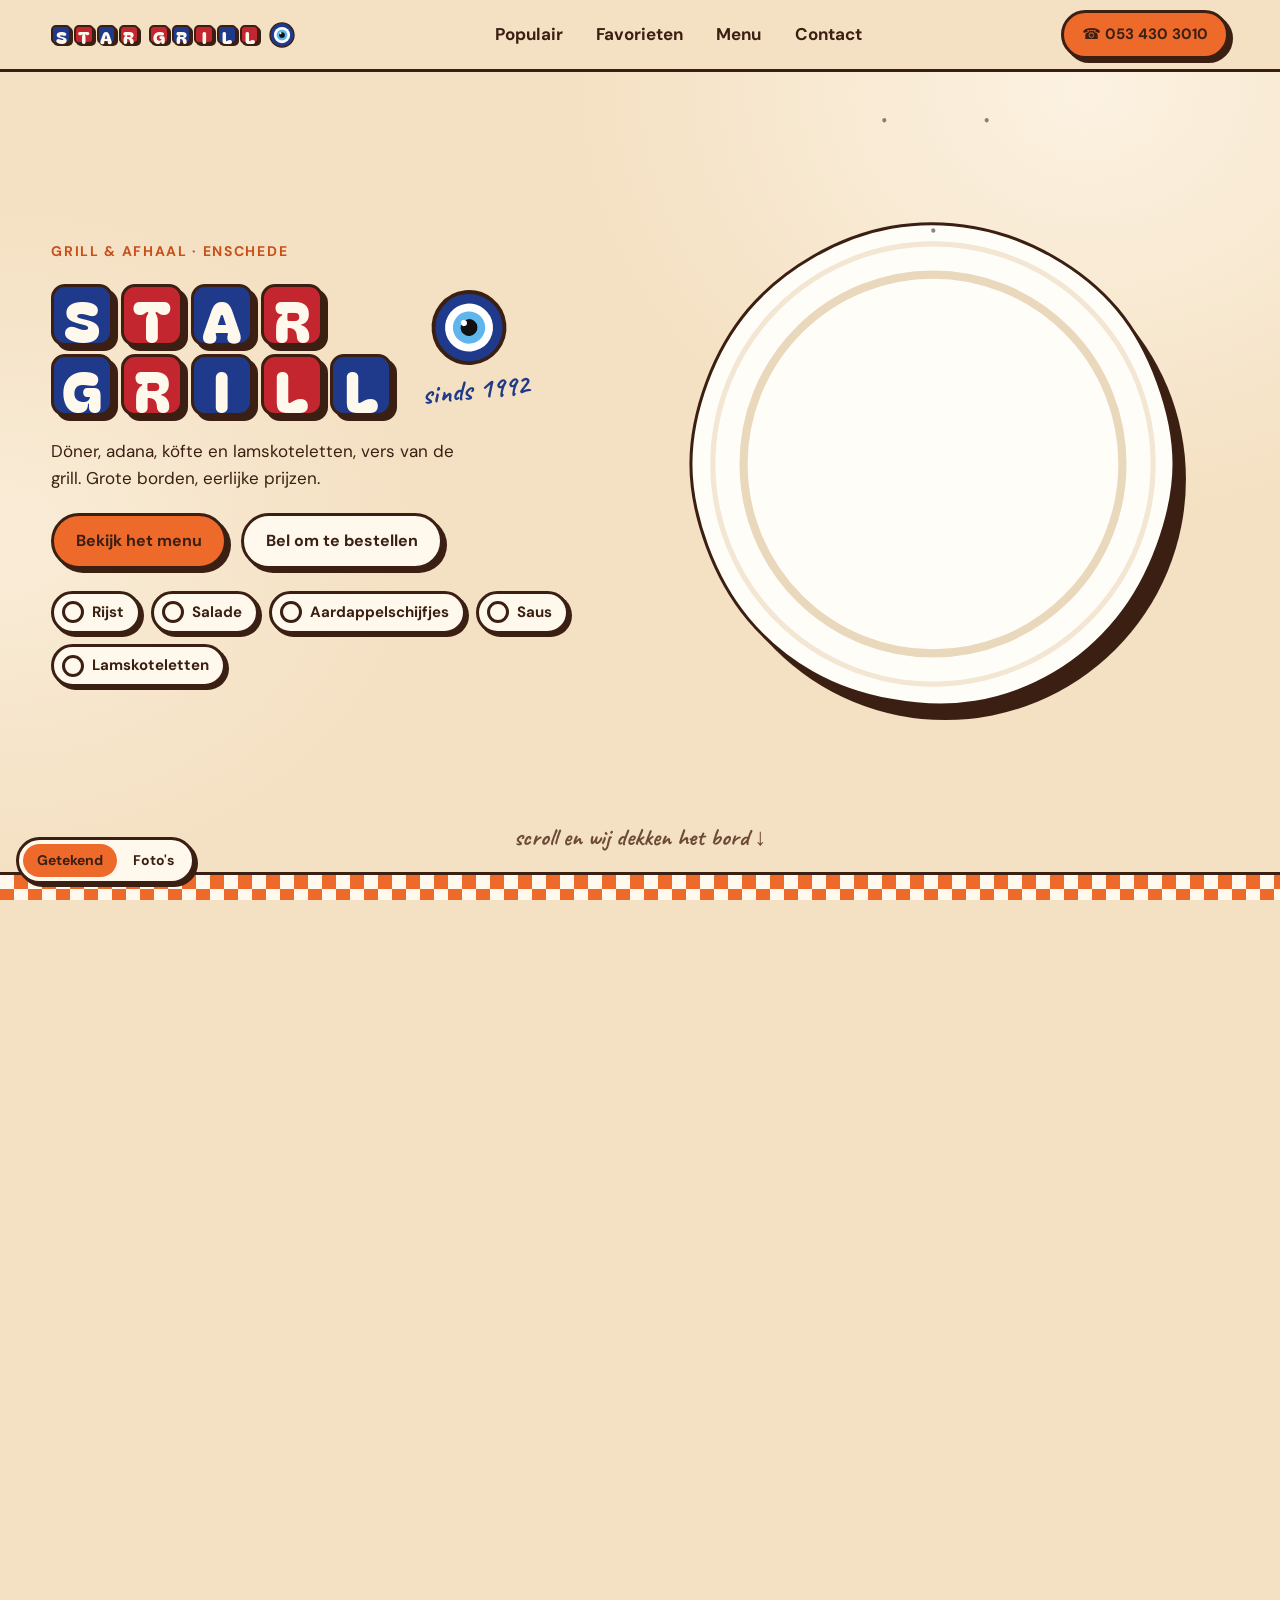
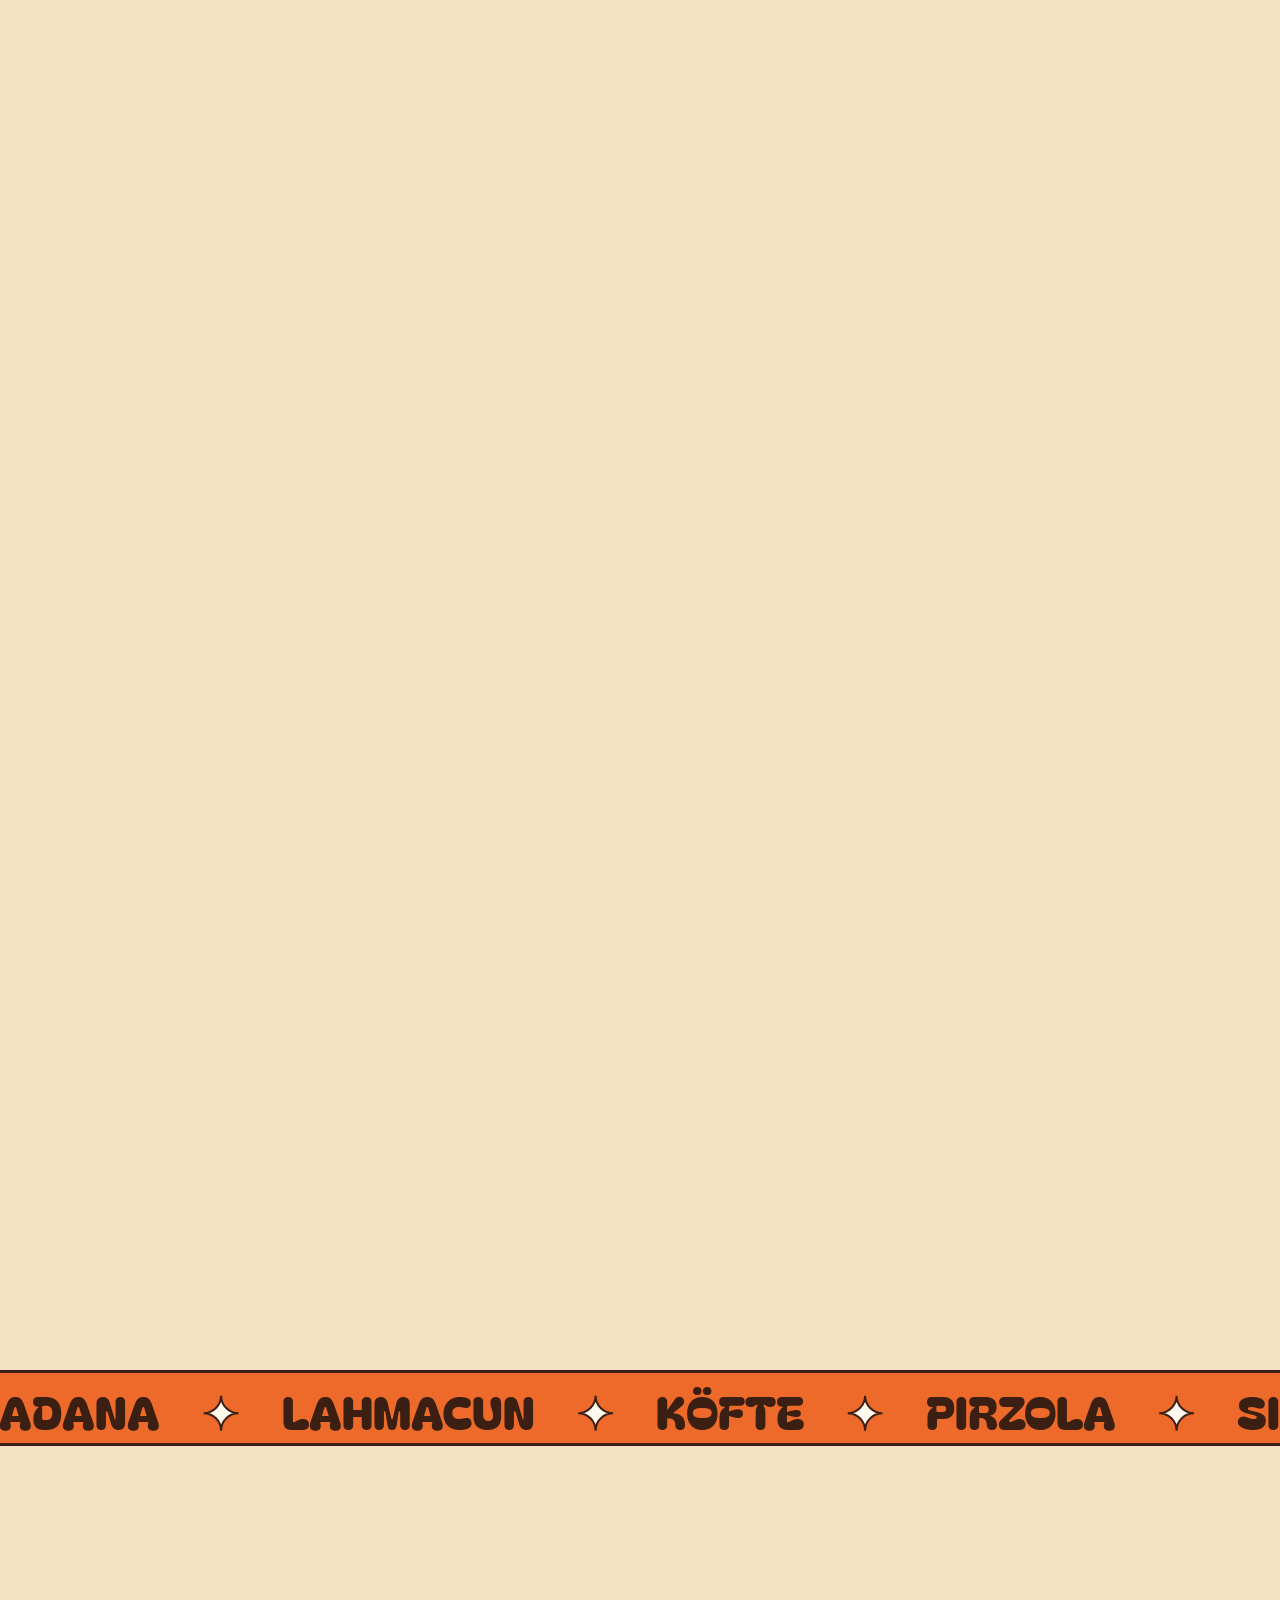
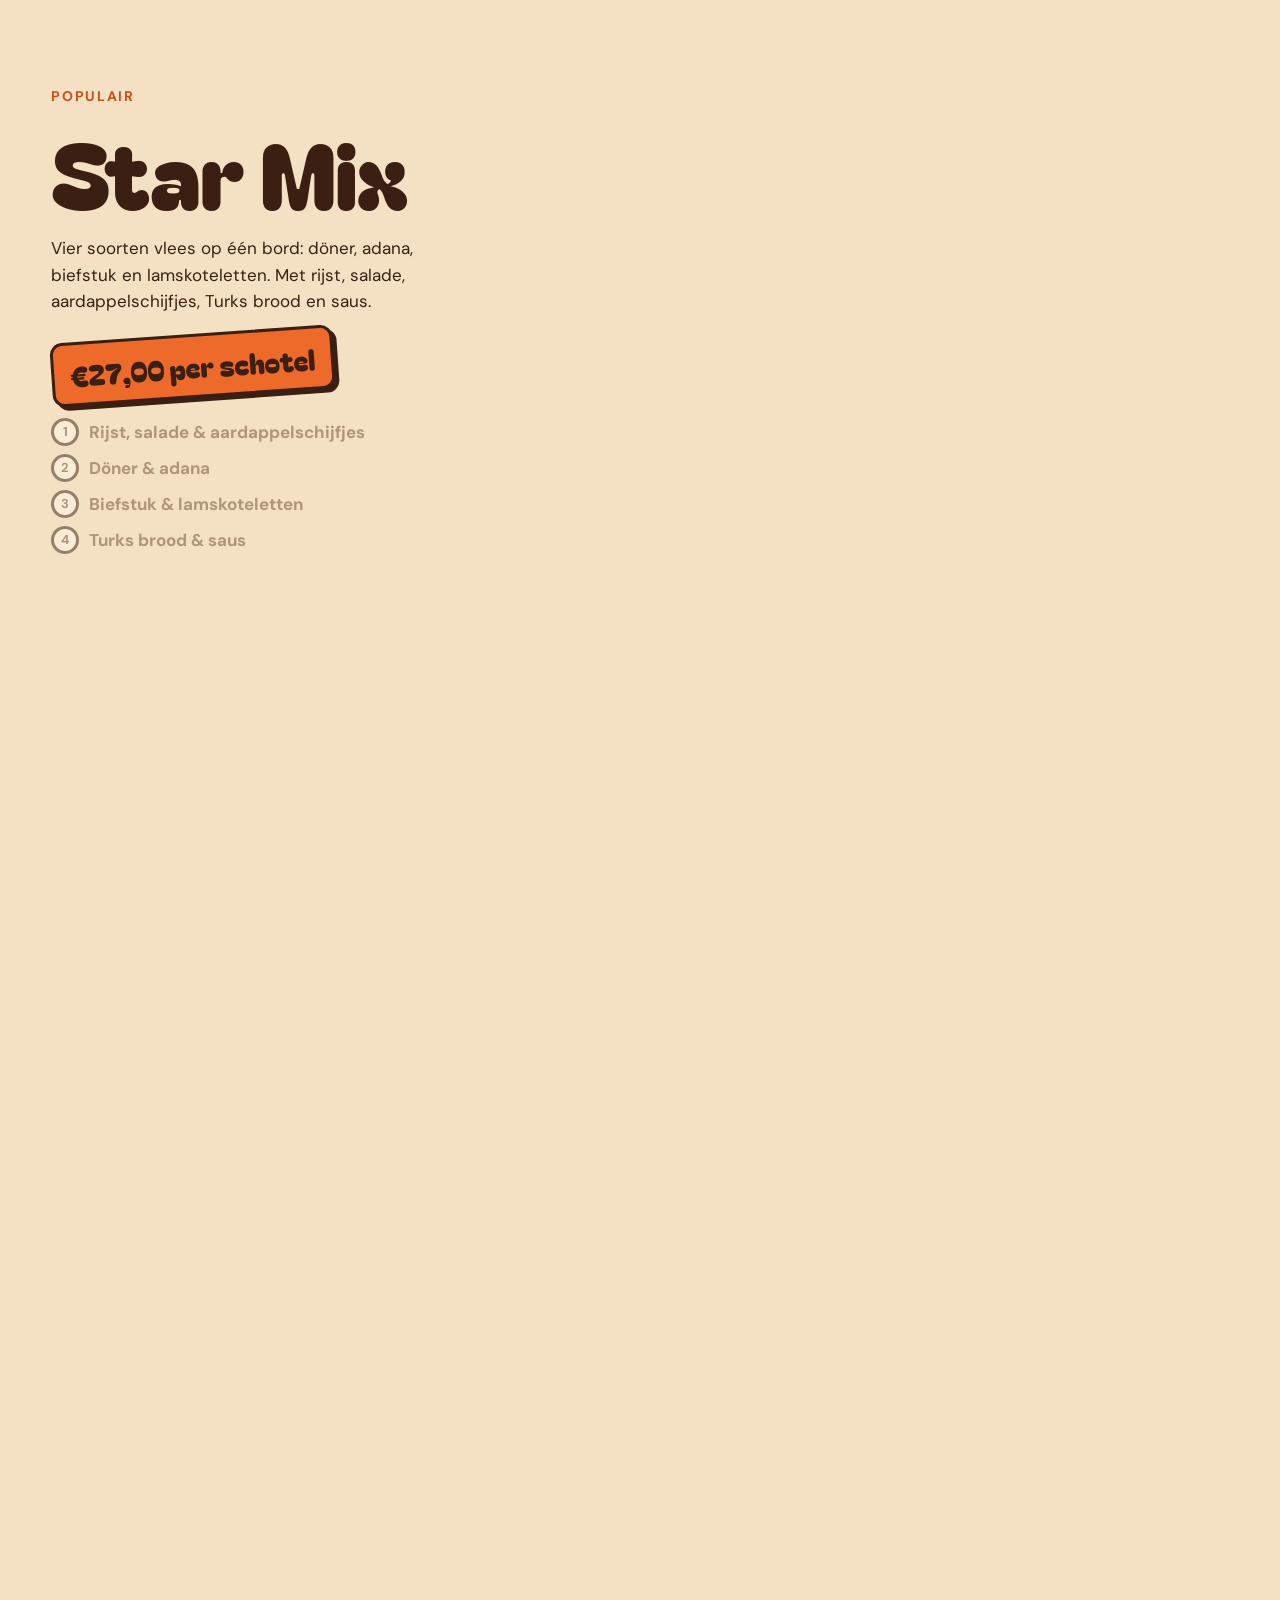
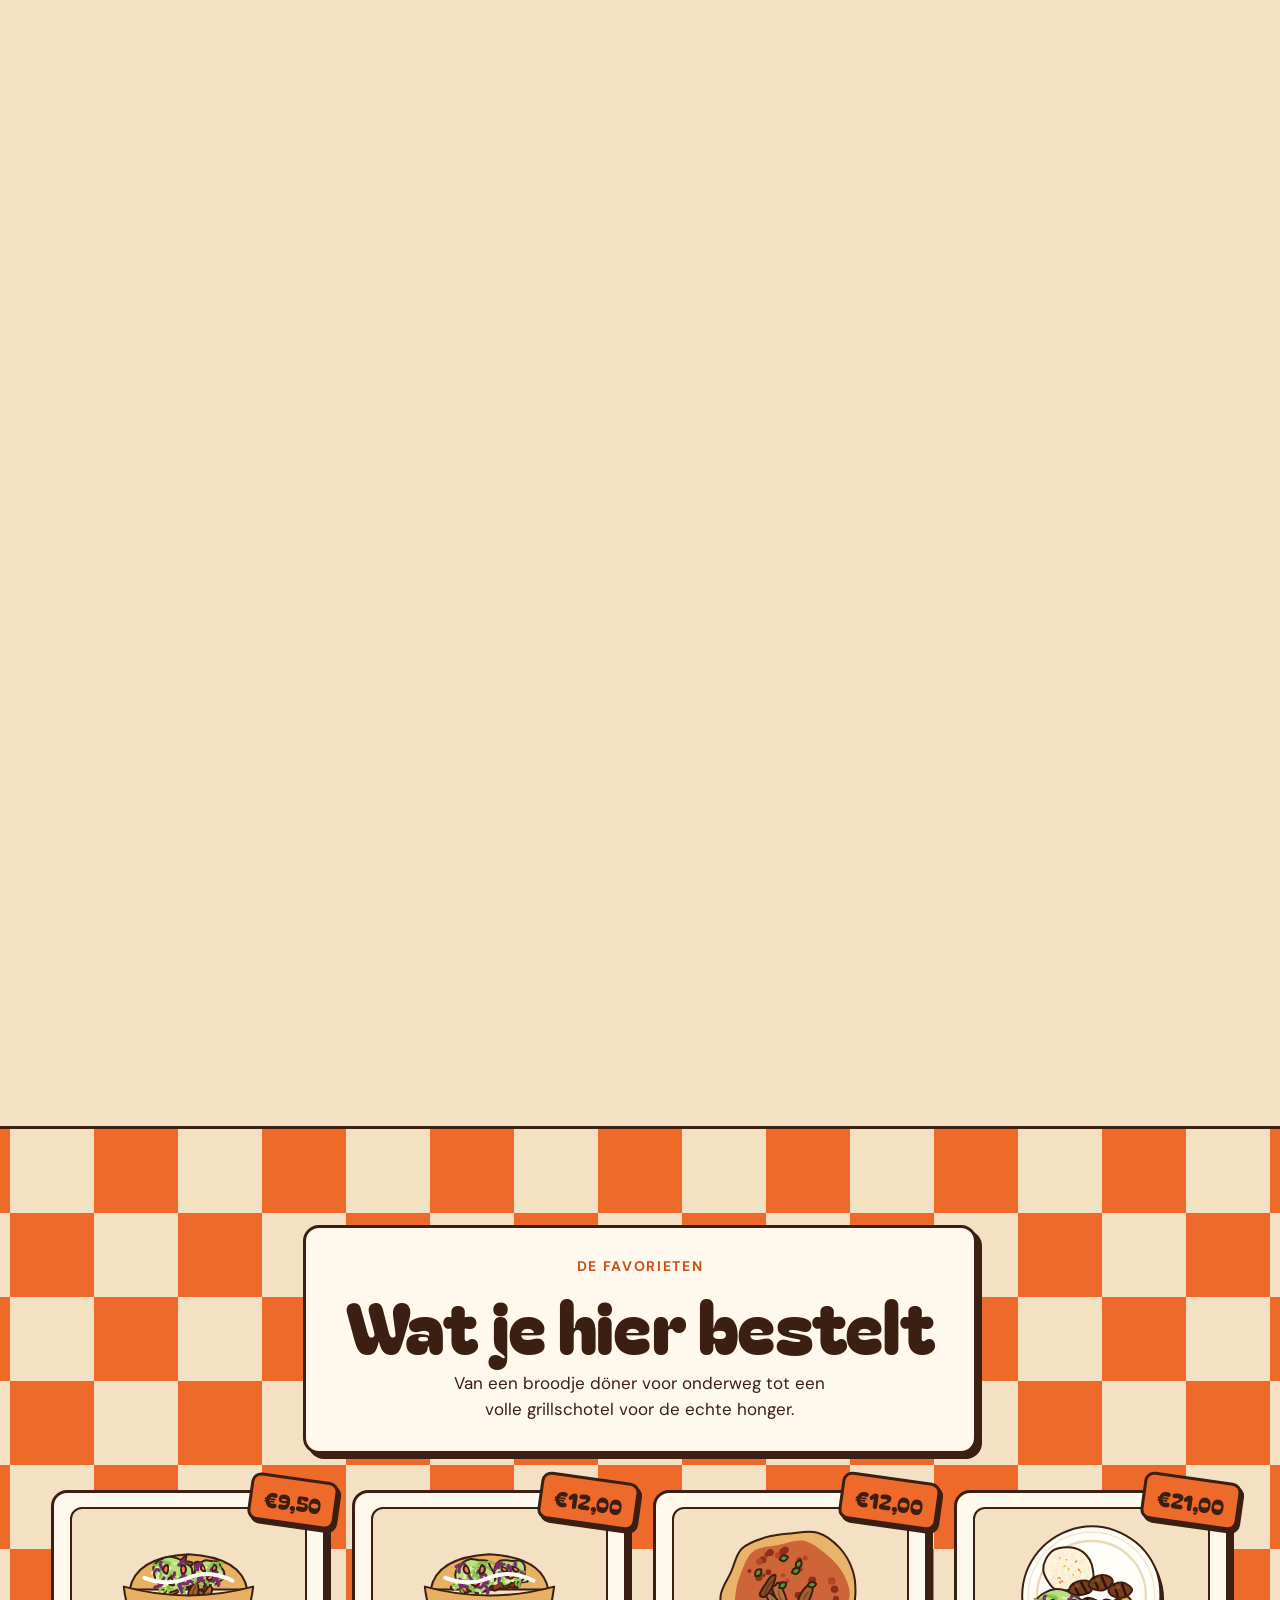
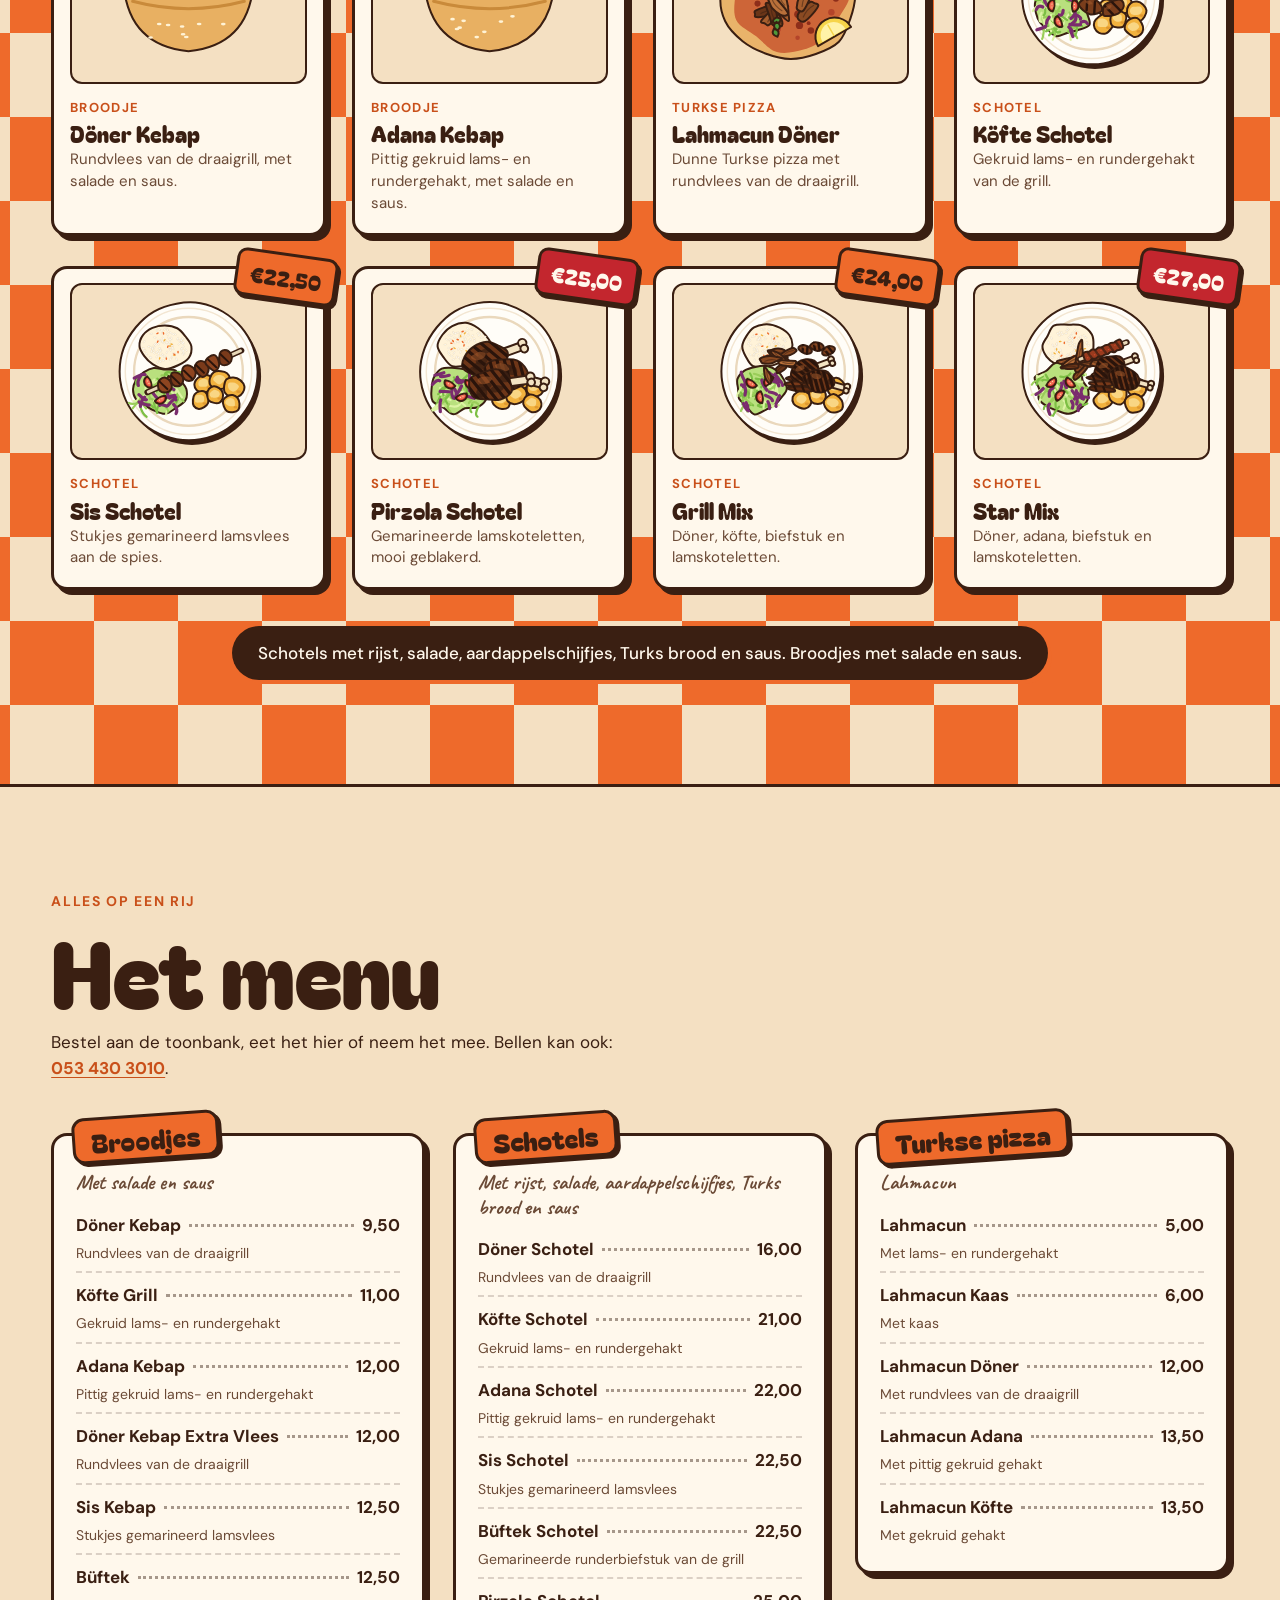
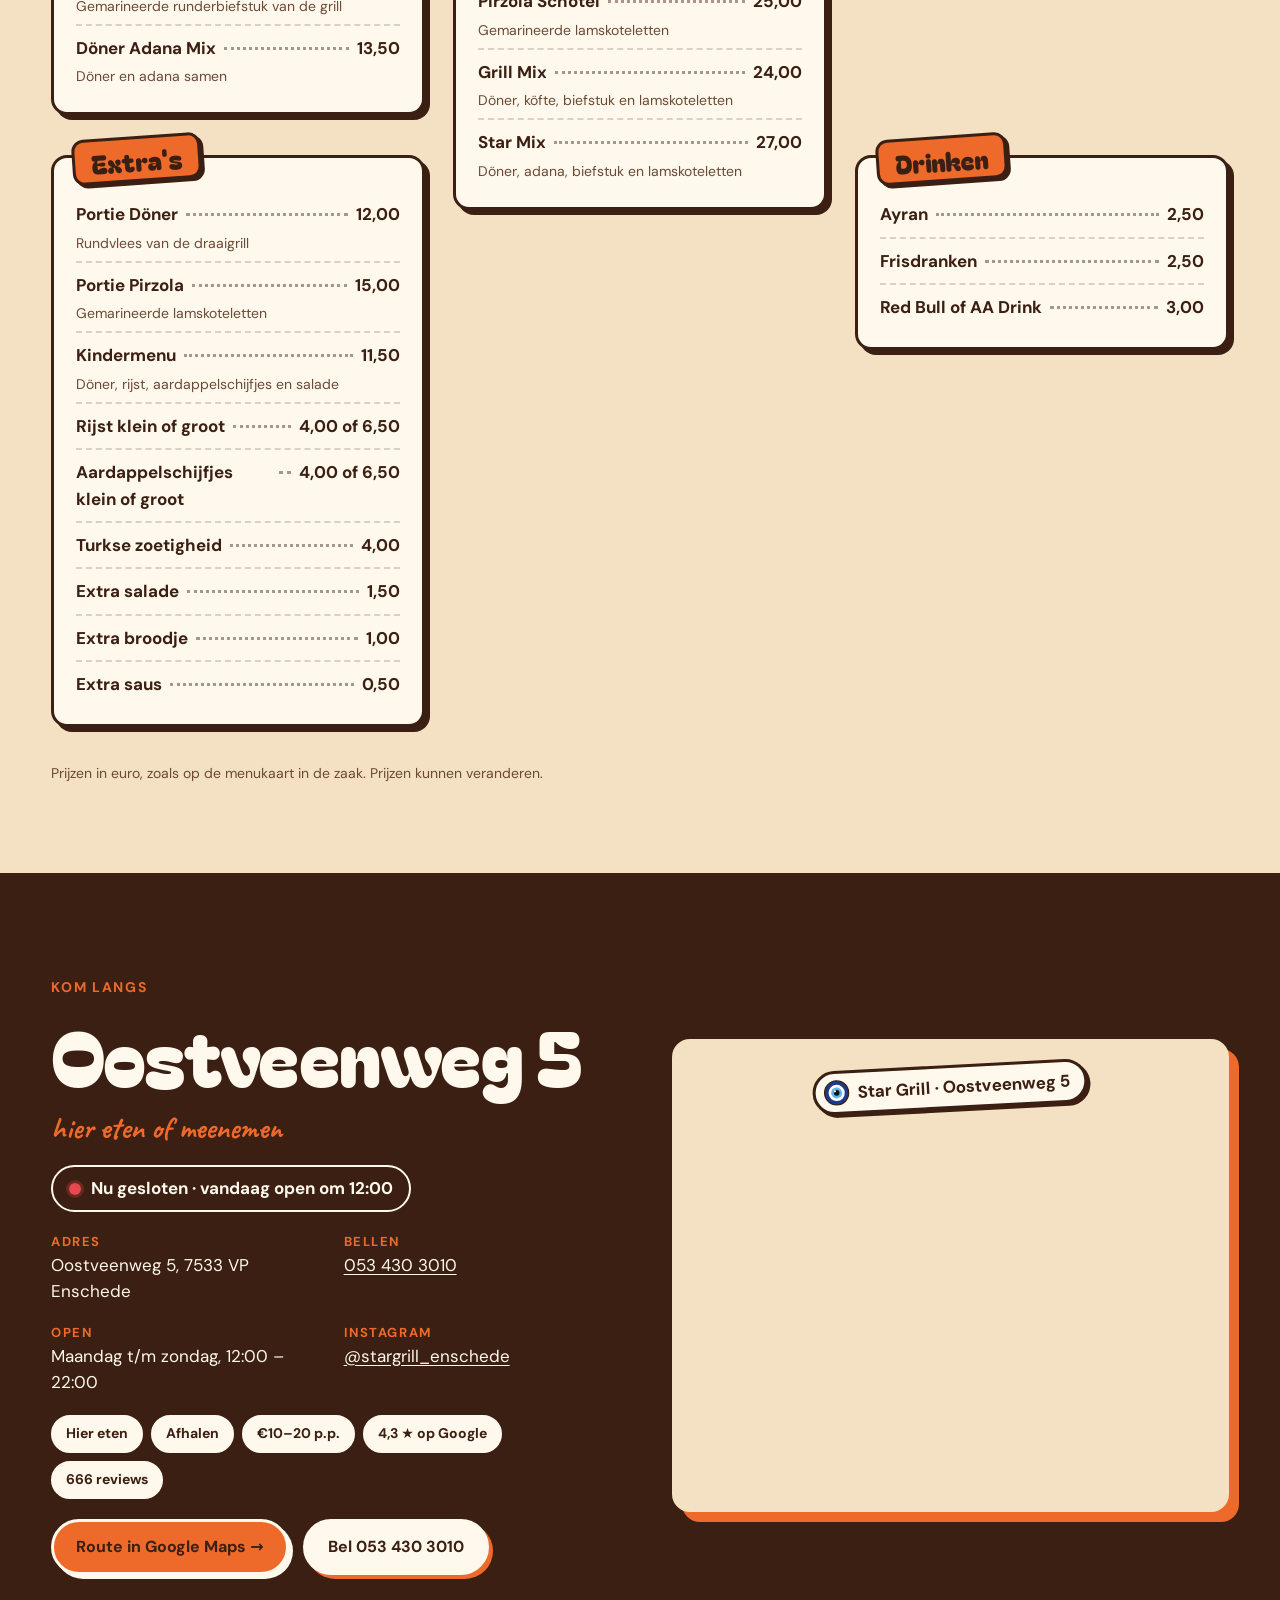
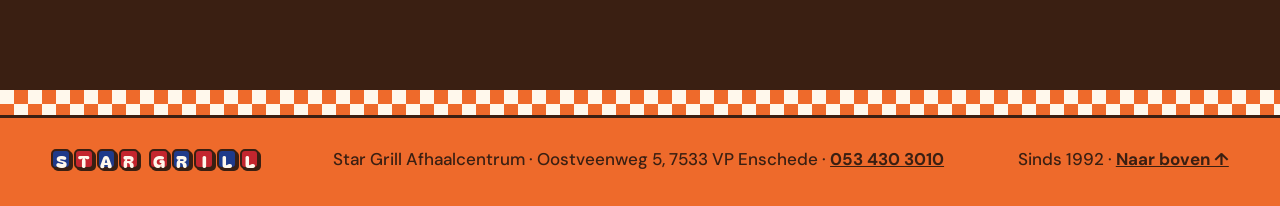
<file: index.html>
<!doctype html>
<html lang="nl">
<head>
  <meta charset="utf-8" />
  <meta name="viewport" content="width=device-width, initial-scale=1" />
  <title>Star Grill Afhaalcentrum · Grill &amp; afhaal in Enschede</title>
  <meta name="description" content="Döner, adana, köfte en lamskoteletten, vers van de grill. Grote borden, eerlijke prijzen. Star Grill Afhaalcentrum, Oostveenweg 5, Enschede. Sinds 1992." />
  <meta name="theme-color" content="#F4E0C2" />
  <script>document.documentElement.classList.add('js')</script>
  <link rel="preload" href="assets/fonts/bagel-fat-one-latin-400-normal.woff2" as="font" type="font/woff2" crossorigin />
  <link rel="preload" href="assets/fonts/dm-sans-latin-400-normal.woff2" as="font" type="font/woff2" crossorigin />
  <link rel="stylesheet" href="styles.css" />
  <script type="application/ld+json">
  {
    "@context": "https://schema.org",
    "@type": "Restaurant",
    "name": "Star Grill Afhaalcentrum",
    "servesCuisine": "Turks",
    "priceRange": "€10–20",
    "telephone": "+31534303010",
    "address": { "@type": "PostalAddress", "streetAddress": "Oostveenweg 5", "postalCode": "7533 VP", "addressLocality": "Enschede", "addressCountry": "NL" },
    "geo": { "@type": "GeoCoordinates", "latitude": 52.2241214, "longitude": 6.9155596 },
    "openingHoursSpecification": [{ "@type": "OpeningHoursSpecification", "dayOfWeek": ["Monday","Tuesday","Wednesday","Thursday","Friday","Saturday","Sunday"], "opens": "12:00", "closes": "22:00" }],
    "hasMap": "https://www.google.com/maps/place/Star+Grill+Afhaalcentrum/@52.2241214,6.9129847,17z/data=!4m6!3m5!1s0x47b8143fe0678f55:0x5db273e9bb98db24!8m2!3d52.2241214!4d6.9155596!16s%2Fg%2F1tkb45n0",
    "sameAs": ["https://www.instagram.com/stargrill_enschede"]
  }
  </script>
</head>
<body>
  <a class="skip" href="#menu">Naar het menu</a>

  <!-- NAV -->
  <header class="nav">
    <a class="nav__logo" href="#top" aria-label="Star Grill, naar boven">
      <span class="tiles tiles--mini" aria-hidden="true"><span class="tile">S</span><span class="tile">T</span><span class="tile">A</span><span class="tile">R</span><span class="tile tile--gap"></span><span class="tile">G</span><span class="tile">R</span><span class="tile">I</span><span class="tile">L</span><span class="tile">L</span></span>
      <span class="eye eye--sm" aria-hidden="true"></span>
    </a>
    <nav class="nav__links" aria-label="Hoofdmenu">
      <a href="#populair">Populair</a>
      <a href="#favorieten">Favorieten</a>
      <a href="#menu">Menu</a>
      <a href="#contact">Contact</a>
    </nav>
    <a class="btn btn--orange nav__call" href="tel:+31534303010">☎ 053 430 3010</a>
  </header>

  <main id="top">
    <!-- 1 · HET BORD WORDT GESERVEERD -->
    <section class="hero" aria-labelledby="hero-logo">
      <div class="hero__inner">
        <div class="hero__copy">
          <p class="kicker">Grill &amp; afhaal · Enschede</p>
          <div class="logo" id="hero-logo" role="img" aria-label="Star Grill">
            <div class="tiles tiles--big" aria-hidden="true">
              <div class="tiles__row"><span class="tile">S</span><span class="tile">T</span><span class="tile">A</span><span class="tile">R</span></div>
              <div class="tiles__row"><span class="tile">G</span><span class="tile">R</span><span class="tile">I</span><span class="tile">L</span><span class="tile">L</span></div>
            </div>
            <div class="logo__eye" aria-hidden="true"><span class="eye eye--lg"></span><span class="hand">sinds 1992</span></div>
          </div>
          <p class="lede">Döner, adana, köfte en lamskoteletten, vers van de grill. Grote borden, eerlijke prijzen.</p>
          <div class="actions">
            <a class="btn btn--orange" href="#menu">Bekijk het menu</a>
            <a class="btn btn--paper" href="tel:+31534303010">Bel om te bestellen</a>
          </div>
          <ul class="checklist" aria-label="Het bord">
            <li data-step="rice"><i aria-hidden="true"></i>Rijst</li>
            <li data-step="salad"><i aria-hidden="true"></i>Salade</li>
            <li data-step="potato"><i aria-hidden="true"></i>Aardappelschijfjes</li>
            <li data-step="sauce"><i aria-hidden="true"></i>Saus</li>
            <li data-step="chops"><i aria-hidden="true"></i>Lamskoteletten</li>
          </ul>
        </div>

        <div class="stage" aria-hidden="true">
          <div class="plate"></div>
          <svg class="steam" viewBox="0 0 200 120"><path d="M50 110 C38 88 62 72 50 50 C40 32 58 20 52 4" /><path d="M100 112 C88 86 112 70 100 46 C90 28 108 16 102 0" /><path d="M150 110 C138 88 162 72 150 50 C140 32 158 20 152 4" /></svg>
          <div class="ing ing--rice" data-ing="rice"><div class="ing__float"><div class="ing__art"></div><span class="tag-label">rijst</span></div></div>
          <div class="ing ing--salad" data-ing="salad"><div class="ing__float"><div class="ing__art"></div><span class="tag-label">salade</span></div></div>
          <div class="ing ing--potato" data-ing="potato"><div class="ing__float"><div class="ing__art"></div><span class="tag-label">aardappelschijfjes</span></div></div>
          <div class="ing ing--sauce" data-ing="sauce"><div class="ing__float"><div class="ing__art"></div><span class="tag-label">saus</span></div></div>
          <div class="ing ing--chops" data-ing="chops"><div class="ing__float"><div class="ing__art"></div><span class="tag-label">lamskoteletten</span></div></div>
          <div class="sticker sticker--price"><span>Pirzola Schotel</span><b>€25,00</b></div>
        </div>
        <figure class="polaroid">
          <span class="polaroid__tape"></span>
          <img src="img/pirzola-schotel.jpg" width="998" height="623" alt="De echte Pirzola Schotel van Star Grill: gegrilde lamskoteletten met aardappelschijfjes, salade en rijst" />
          <figcaption class="hand">zo komt hij echt op tafel</figcaption>
        </figure>
      </div>
      <p class="scroll-hint hand" aria-hidden="true">scroll en wij dekken het bord ↓</p>
      <div class="checker-strip" aria-hidden="true"></div>
    </section>

    <!-- TICKER -->
    <div class="ticker" aria-label="DÖNER, ADANA, LAHMACUN, KÖFTE, PIRZOLA, SIS KEBAP, BÜFTEK, STAR MIX">
      <div class="ticker__track" aria-hidden="true"></div>
    </div>

    <!-- 2 · STAR MIX, LAAG VOOR LAAG -->
    <section class="mix" id="populair" aria-labelledby="mix-title">
      <div class="mix__inner">
        <div class="mix__copy">
          <p class="kicker">Populair</p>
          <h2 class="display" id="mix-title">Star Mix</h2>
          <p class="lede">Vier soorten vlees op één bord: döner, adana, biefstuk en lamskoteletten. Met rijst, salade, aardappelschijfjes, Turks brood en saus.</p>
          <p class="price-tag price-tag--big">€27,00 per schotel</p>
          <ol class="layers-list">
            <li data-layer="2">Rijst, salade &amp; aardappelschijfjes</li>
            <li data-layer="3">Döner &amp; adana</li>
            <li data-layer="4">Biefstuk &amp; lamskoteletten</li>
            <li data-layer="5">Turks brood &amp; saus</li>
          </ol>
        </div>
        <div class="stack" aria-hidden="true">
          <div class="stack__scene"></div>
          <p class="stamp">Het hele bord!</p>
        </div>
      </div>
    </section>

    <!-- 3 · DE FAVORIETEN -->
    <section class="faves" id="favorieten" aria-labelledby="faves-title">
      <div class="checker" aria-hidden="true"></div>
      <div class="faves__inner">
        <header class="card card--head">
          <p class="kicker">De favorieten</p>
          <h2 class="display" id="faves-title">Wat je hier bestelt</h2>
          <p class="lede">Van een broodje döner voor onderweg tot een volle grillschotel voor de echte honger.</p>
        </header>
        <div class="dishes">
          <article class="dish"><div class="dish__art" data-dish="doner"></div><p class="dish__cat">Broodje</p><h3>Döner Kebap</h3><p>Rundvlees van de draaigrill, met salade en saus.</p><span class="dish__price">€9,50</span></article>
          <article class="dish"><div class="dish__art" data-dish="adana-broodje"></div><p class="dish__cat">Broodje</p><h3>Adana Kebap</h3><p>Pittig gekruid lams- en rundergehakt, met salade en saus.</p><span class="dish__price">€12,00</span></article>
          <article class="dish"><div class="dish__art" data-dish="lahmacun"></div><p class="dish__cat">Turkse pizza</p><h3>Lahmacun Döner</h3><p>Dunne Turkse pizza met rundvlees van de draaigrill.</p><span class="dish__price">€12,00</span></article>
          <article class="dish"><div class="dish__art" data-dish="kofte"></div><p class="dish__cat">Schotel</p><h3>Köfte Schotel</h3><p>Gekruid lams- en rundergehakt van de grill.</p><span class="dish__price">€21,00</span></article>
          <article class="dish"><div class="dish__art" data-dish="sis"></div><p class="dish__cat">Schotel</p><h3>Sis Schotel</h3><p>Stukjes gemarineerd lamsvlees aan de spies.</p><span class="dish__price">€22,50</span></article>
          <article class="dish"><div class="dish__art" data-dish="pirzola"></div><p class="dish__cat">Schotel</p><h3>Pirzola Schotel</h3><p>Gemarineerde lamskoteletten, mooi geblakerd.</p><span class="dish__price dish__price--red">€25,00</span></article>
          <article class="dish"><div class="dish__art" data-dish="grillmix"></div><p class="dish__cat">Schotel</p><h3>Grill Mix</h3><p>Döner, köfte, biefstuk en lamskoteletten.</p><span class="dish__price">€24,00</span></article>
          <article class="dish"><div class="dish__art" data-dish="starmix"></div><p class="dish__cat">Schotel</p><h3>Star Mix</h3><p>Döner, adana, biefstuk en lamskoteletten.</p><span class="dish__price dish__price--red">€27,00</span></article>
        </div>
        <p class="pill-dark">Schotels met rijst, salade, aardappelschijfjes, Turks brood en saus. Broodjes met salade en saus.</p>
      </div>
    </section>

    <!-- 4 · HET MENU -->
    <section class="menu" id="menu" aria-labelledby="menu-title">
      <header class="menu__head">
        <p class="kicker">Alles op een rij</p>
        <h2 class="display" id="menu-title">Het menu</h2>
        <p class="lede">Bestel aan de toonbank, eet het hier of neem het mee. Bellen kan ook: <a href="tel:+31534303010">053 430 3010</a>.</p>
      </header>
      <div class="menu__grid">
        <article class="mcard mcard--broodjes"><h3 class="mcard__tag">Broodjes</h3><p class="mcard__note">Met salade en saus</p><ul class="mrows">
          <li><b>Döner Kebap</b><i></i><span>9,50</span><small>Rundvlees van de draaigrill</small></li>
          <li><b>Köfte Grill</b><i></i><span>11,00</span><small>Gekruid lams- en rundergehakt</small></li>
          <li><b>Adana Kebap</b><i></i><span>12,00</span><small>Pittig gekruid lams- en rundergehakt</small></li>
          <li><b>Döner Kebap Extra Vlees</b><i></i><span>12,00</span><small>Rundvlees van de draaigrill</small></li>
          <li><b>Sis Kebap</b><i></i><span>12,50</span><small>Stukjes gemarineerd lamsvlees</small></li>
          <li><b>Büftek</b><i></i><span>12,50</span><small>Gemarineerde runderbiefstuk van de grill</small></li>
          <li><b>Döner Adana Mix</b><i></i><span>13,50</span><small>Döner en adana samen</small></li>
        </ul></article>
        <article class="mcard mcard--schotels"><h3 class="mcard__tag">Schotels</h3><p class="mcard__note">Met rijst, salade, aardappelschijfjes, Turks brood en saus</p><ul class="mrows">
          <li><b>Döner Schotel</b><i></i><span>16,00</span><small>Rundvlees van de draaigrill</small></li>
          <li><b>Köfte Schotel</b><i></i><span>21,00</span><small>Gekruid lams- en rundergehakt</small></li>
          <li><b>Adana Schotel</b><i></i><span>22,00</span><small>Pittig gekruid lams- en rundergehakt</small></li>
          <li><b>Sis Schotel</b><i></i><span>22,50</span><small>Stukjes gemarineerd lamsvlees</small></li>
          <li><b>Büftek Schotel</b><i></i><span>22,50</span><small>Gemarineerde runderbiefstuk van de grill</small></li>
          <li><b>Pirzola Schotel</b><i></i><span>25,00</span><small>Gemarineerde lamskoteletten</small></li>
          <li><b>Grill Mix</b><i></i><span>24,00</span><small>Döner, köfte, biefstuk en lamskoteletten</small></li>
          <li><b>Star Mix</b><i></i><span>27,00</span><small>Döner, adana, biefstuk en lamskoteletten</small></li>
        </ul></article>
        <article class="mcard mcard--pizza"><h3 class="mcard__tag">Turkse pizza</h3><p class="mcard__note">Lahmacun</p><ul class="mrows">
          <li><b>Lahmacun</b><i></i><span>5,00</span><small>Met lams- en rundergehakt</small></li>
          <li><b>Lahmacun Kaas</b><i></i><span>6,00</span><small>Met kaas</small></li>
          <li><b>Lahmacun Döner</b><i></i><span>12,00</span><small>Met rundvlees van de draaigrill</small></li>
          <li><b>Lahmacun Adana</b><i></i><span>13,50</span><small>Met pittig gekruid gehakt</small></li>
          <li><b>Lahmacun Köfte</b><i></i><span>13,50</span><small>Met gekruid gehakt</small></li>
        </ul></article>
        <article class="mcard mcard--extras"><h3 class="mcard__tag">Extra's</h3><ul class="mrows">
          <li><b>Portie Döner</b><i></i><span>12,00</span><small>Rundvlees van de draaigrill</small></li>
          <li><b>Portie Pirzola</b><i></i><span>15,00</span><small>Gemarineerde lamskoteletten</small></li>
          <li><b>Kindermenu</b><i></i><span>11,50</span><small>Döner, rijst, aardappelschijfjes en salade</small></li>
          <li><b>Rijst klein of groot</b><i></i><span>4,00 of 6,50</span></li>
          <li><b>Aardappelschijfjes klein of groot</b><i></i><span>4,00 of 6,50</span></li>
          <li><b>Turkse zoetigheid</b><i></i><span>4,00</span></li>
          <li><b>Extra salade</b><i></i><span>1,50</span></li>
          <li><b>Extra broodje</b><i></i><span>1,00</span></li>
          <li><b>Extra saus</b><i></i><span>0,50</span></li>
        </ul></article>
        <article class="mcard mcard--drinken"><h3 class="mcard__tag">Drinken</h3><ul class="mrows">
          <li><b>Ayran</b><i></i><span>2,50</span></li>
          <li><b>Frisdranken</b><i></i><span>2,50</span></li>
          <li><b>Red Bull of AA Drink</b><i></i><span>3,00</span></li>
        </ul></article>
      </div>
      <p class="smallprint">Prijzen in euro, zoals op de menukaart in de zaak. Prijzen kunnen veranderen.</p>
    </section>

    <!-- 5 · KOM LANGS -->
    <section class="visit" id="contact" aria-labelledby="visit-title">
      <div class="visit__copy">
        <p class="kicker kicker--light">Kom langs</p>
        <h2 class="display" id="visit-title">Oostveenweg 5</h2>
        <p class="hand hand--orange">hier eten of meenemen</p>
        <p class="status" aria-live="polite"><i></i><span>Nu open · tot 22:00</span></p>
        <dl class="facts">
          <div><dt>Adres</dt><dd>Oostveenweg 5, 7533 VP Enschede</dd></div>
          <div><dt>Bellen</dt><dd><a href="tel:+31534303010">053 430 3010</a></dd></div>
          <div><dt>Open</dt><dd>Maandag t/m zondag, 12:00 – 22:00</dd></div>
          <div><dt>Instagram</dt><dd><a href="https://www.instagram.com/stargrill_enschede" target="_blank" rel="noopener">@stargrill_enschede</a></dd></div>
        </dl>
        <ul class="chips">
          <li>Hier eten</li><li>Afhalen</li><li>€10–20 p.p.</li><li>4,3 ★ op Google</li><li>666 reviews</li>
        </ul>
        <div class="actions">
          <a class="btn btn--orange" href="https://www.google.com/maps/place/Star+Grill+Afhaalcentrum/@52.2241214,6.9129847,17z/data=!4m6!3m5!1s0x47b8143fe0678f55:0x5db273e9bb98db24!8m2!3d52.2241214!4d6.9155596!16s%2Fg%2F1tkb45n0" target="_blank" rel="noopener">Route in Google Maps →</a>
          <a class="btn btn--paper" href="tel:+31534303010">Bel 053 430 3010</a>
        </div>
      </div>
      <div class="map">
        <iframe title="Kaart: Star Grill Afhaalcentrum, Oostveenweg 5, Enschede" loading="lazy" referrerpolicy="no-referrer-when-downgrade" data-src="https://maps.google.com/maps?q=Star%20Grill%20Afhaalcentrum%2C%20Oostveenweg%205%2C%207533%20VP%20Enschede&amp;z=16&amp;output=embed"></iframe>
        <p class="map__pin"><span class="eye eye--sm" aria-hidden="true"></span>Star Grill · Oostveenweg 5</p>
      </div>
    </section>
  </main>

  <footer class="foot">
    <div class="checker-strip" aria-hidden="true"></div>
    <div class="foot__inner">
      <span class="tiles tiles--mini" role="img" aria-label="Star Grill"><span class="tile">S</span><span class="tile">T</span><span class="tile">A</span><span class="tile">R</span><span class="tile tile--gap"></span><span class="tile">G</span><span class="tile">R</span><span class="tile">I</span><span class="tile">L</span><span class="tile">L</span></span>
      <p>Star Grill Afhaalcentrum · Oostveenweg 5, 7533 VP Enschede · <a href="tel:+31534303010">053 430 3010</a></p>
      <p>Sinds 1992 · <a href="#top">Naar boven ↑</a></p>
    </div>
  </footer>

  <nav class="vswitch" aria-label="Kies een versie van de site"><a href="/" aria-current="page">Getekend</a><a href="/foto">Foto's</a></nav>

  <script src="assets/vendor/gsap.min.js" defer></script>
  <script src="assets/vendor/ScrollTrigger.min.js" defer></script>
  <script src="assets/vendor/lenis.min.js" defer></script>
  <script src="main.js" defer></script>
</body>
</html>
</file>
<file: styles.css>
/* Star Grill · cream page, orange checkerboard, sticker-style food, the red-and-blue tile sign */
@font-face { font-family: 'Bagel Fat One'; font-weight: 400; font-display: swap; src: url('assets/fonts/bagel-fat-one-latin-400-normal.woff2') format('woff2'); unicode-range: U+0000-00FF, U+0131, U+0152-0153, U+02BB-02BC, U+02C6, U+02DA, U+02DC, U+2000-206F, U+20AC, U+2122, U+2191, U+2193, U+2212, U+2215; }
@font-face { font-family: 'Bagel Fat One'; font-weight: 400; font-display: swap; src: url('assets/fonts/bagel-fat-one-latin-ext-400-normal.woff2') format('woff2'); unicode-range: U+0100-02AF, U+0304, U+0308, U+0329, U+1E00-1E9F, U+1EF2-1EFF, U+2020, U+20A0-20AB, U+20AD-20CF, U+2113, U+2C60-2C7F, U+A720-A7FF; }
@font-face { font-family: 'DM Sans'; font-weight: 400; font-display: swap; src: url('assets/fonts/dm-sans-latin-400-normal.woff2') format('woff2'); }
@font-face { font-family: 'DM Sans'; font-weight: 500; font-display: swap; src: url('assets/fonts/dm-sans-latin-500-normal.woff2') format('woff2'); }
@font-face { font-family: 'DM Sans'; font-weight: 700; font-display: swap; src: url('assets/fonts/dm-sans-latin-700-normal.woff2') format('woff2'); }
@font-face { font-family: 'Caveat'; font-weight: 700; font-display: swap; src: url('assets/fonts/caveat-latin-700-normal.woff2') format('woff2'); }

:root {
  --cream: #F4E0C2; --paper: #FFF8EC; --orange: #EE6A2B; --orange-d: #C9501A; --ink: #3A1F12; --ink-2: #6B4A36;
  --red: #C3262E; --blue: #1F3A8A; --sky: #5FB6EC;
  --line: 3px solid var(--ink); --shadow: 5px 5px 0 var(--ink); --r: 16px;
  --nav: 72px; --gut: clamp(16px, 4vw, 56px);
  --display: 'Bagel Fat One', 'Arial Black', system-ui, sans-serif;
  --hand: 'Caveat', 'Comic Sans MS', cursive;
}
*, *::before, *::after { box-sizing: border-box; margin: 0; padding: 0; }
html { background: var(--cream); overflow-x: clip; -webkit-text-size-adjust: 100%; }
body {
  background: var(--cream); color: var(--ink); overflow-x: clip;
  font: 400 17px/1.55 'DM Sans', system-ui, sans-serif; -webkit-font-smoothing: antialiased;
  /* soft radial glows are the only gradients allowed */
  background-image: radial-gradient(60vw 50vw at 85% 10%, rgba(255, 248, 236, .75), transparent 70%), radial-gradient(50vw 40vw at 0% 60%, rgba(255, 248, 236, .5), transparent 70%);
  background-attachment: fixed;
}
a { color: inherit; }
ul, ol { list-style: none; }
img { display: block; max-width: 100%; height: auto; }
:focus-visible { outline: 3px solid var(--blue); outline-offset: 3px; border-radius: 6px; }
.skip { position: fixed; left: 12px; top: -80px; z-index: 200; background: var(--ink); color: var(--paper); padding: 10px 16px; border-radius: 999px; }
.skip:focus { top: 12px; }

/* ── type ─────────────────────────────── */
.display { font-family: var(--display); font-weight: 400; line-height: .95; letter-spacing: -.01em; font-size: clamp(48px, 7.2vw, 110px); }
.kicker { font-weight: 700; font-size: 14px; letter-spacing: .12em; text-transform: uppercase; color: var(--orange-d); }
.kicker--light { color: var(--orange); }
.lede { font-size: clamp(17px, 1.3vw, 19px); max-width: 34ch; color: var(--ink); }
.hand { font-family: var(--hand); font-weight: 700; }
.hand--orange { color: var(--orange); font-size: clamp(26px, 2.4vw, 34px); line-height: 1.1; }

/* ── buttons, tags, stickers ──────────── */
.btn {
  display: inline-flex; align-items: center; gap: 8px; padding: 13px 22px 12px; border: var(--line); border-radius: 999px;
  font-weight: 700; font-size: 16px; text-decoration: none; box-shadow: 4px 4px 0 var(--ink); white-space: nowrap;
  transition: transform .2s cubic-bezier(.2, .8, .2, 1), box-shadow .2s cubic-bezier(.2, .8, .2, 1), background-color .2s;
}
.btn:hover { transform: translate(-2px, -2px); box-shadow: 6px 6px 0 var(--ink); }
.btn:active { transform: translate(2px, 2px); box-shadow: 1px 1px 0 var(--ink); }
.btn--orange { background: var(--orange); color: var(--ink); }
.btn--orange:hover { background: #F27C43; }
.btn--paper { background: var(--paper); color: var(--ink); }
.actions { display: flex; flex-wrap: wrap; gap: 14px; }
.price-tag { display: inline-block; background: var(--orange); color: var(--ink); font-family: var(--display); padding: 8px 16px 6px; border: var(--line); border-radius: 12px; box-shadow: 4px 4px 0 var(--ink); transform: rotate(-4deg); }
.price-tag--big { font-size: clamp(22px, 2.2vw, 30px); }

/* ── the sign: tiles + evil eye ───────── */
.tiles { display: inline-flex; flex-direction: column; gap: .14em; }
.tiles__row { display: flex; gap: .14em; }
.tile {
  display: inline-grid; place-items: center; width: 1.1em; height: 1.1em; border: var(--line); border-radius: .2em;
  background: var(--blue); color: var(--paper); font-family: var(--display); line-height: 1; box-shadow: 3px 3px 0 var(--ink);
  padding-top: .06em;
}
.tiles__row .tile:nth-child(even), .tiles--mini .tile:nth-child(even) { background: var(--red); }
.tiles--big { font-size: clamp(40px, 4.4vw, 68px); }
.tiles--big .tile { border-radius: 14px; box-shadow: 5px 5px 0 var(--ink); }
.tiles--mini { flex-direction: row; gap: 3px; font-size: 19px; }
.tiles--mini .tile { width: 1.15em; height: 1.15em; border-width: 2px; border-radius: 5px; box-shadow: 2px 2px 0 var(--ink); font-size: .9em; }
.tile--gap { visibility: hidden; width: .25em !important; }
.eye { display: inline-block; width: 1em; height: 1em; }
.eye svg { display: block; width: 100%; height: 100%; }
.eye--sm { width: 26px; height: 26px; }
.eye--lg { width: clamp(56px, 6vw, 84px); height: clamp(56px, 6vw, 84px); }
.logo { display: flex; align-items: center; gap: clamp(14px, 2vw, 26px); }
.logo__eye { display: grid; justify-items: center; gap: 2px; transform: rotate(-6deg); }
.logo__eye .hand { font-size: clamp(24px, 2.2vw, 32px); color: var(--blue); }

/* ── nav ──────────────────────────────── */
.nav {
  position: fixed; z-index: 50; left: 0; right: 0; top: 0; height: var(--nav); padding: 0 var(--gut);
  display: flex; align-items: center; justify-content: space-between; gap: 20px;
  background: var(--cream); border-bottom: var(--line);
}
.nav__logo { display: flex; align-items: center; gap: 10px; text-decoration: none; }
.nav__links { display: flex; gap: clamp(16px, 2.6vw, 36px); font-weight: 700; }
.nav__links a { text-decoration: none; position: relative; }
.nav__links a::after { content: ""; position: absolute; left: 0; right: 0; bottom: -4px; height: 3px; background: var(--orange); border-radius: 3px; transform: scaleX(0); transform-origin: left; transition: transform .3s cubic-bezier(.2, .8, .2, 1); }
.nav__links a:hover::after { transform: scaleX(1); }
.nav__call { padding: 10px 18px 9px; font-size: 15px; }

/* ── 1 · hero ─────────────────────────── */
.hero { position: relative; min-height: 100vh; padding: calc(var(--nav) + 28px) var(--gut) 72px; overflow: hidden; }
.hero__inner { position: relative; display: grid; grid-template-columns: minmax(0, .95fr) minmax(0, 1.05fr); gap: clamp(24px, 4vw, 64px); align-items: center; min-height: calc(100vh - var(--nav) - 100px); }
.hero__copy { display: grid; gap: 22px; justify-items: start; position: relative; z-index: 3; }
.checklist { display: flex; flex-wrap: wrap; gap: 10px; }
.checklist li { display: inline-flex; align-items: center; gap: 8px; padding: 7px 14px 7px 8px; background: var(--paper); border: var(--line); border-radius: 999px; font-weight: 700; font-size: 15px; box-shadow: 3px 3px 0 var(--ink); }
.checklist i { position: relative; width: 22px; height: 22px; border: var(--line); border-radius: 50%; background: var(--paper); flex: none; }
.checklist i::after { content: ""; position: absolute; left: 5px; top: 1px; width: 6px; height: 11px; border: solid var(--ink); border-width: 0 3px 3px 0; transform: rotate(45deg) scale(0); transition: transform .3s cubic-bezier(.34, 1.56, .64, 1); }
.checklist li.is-done i { background: var(--orange); }
.checklist li.is-done i::after { transform: rotate(45deg) scale(1); }

.stage { position: relative; width: min(560px, 40vw, 66vh); aspect-ratio: 1; justify-self: center; z-index: 2; }
.plate { position: absolute; inset: 0; }
.plate svg, .ing__art svg { display: block; width: 100%; height: 100%; overflow: visible; }
.ing { position: absolute; left: 0; top: 0; z-index: 3; will-change: transform; }
.ing__float { position: relative; }
.ing__art { width: 100%; aspect-ratio: 1; }
.ing--rice   { width: 40%; left: 14%; top: 8%; }
.ing--salad  { width: 42%; left: 6%;  top: 38%; }
.ing--potato { width: 46%; left: 46%; top: 36%; }
.ing--sauce  { width: 20%; left: 44%; top: 5%; }
.ing--chops  { width: 54%; left: 25%; top: 18%; z-index: 4; }
.tag-label { position: absolute; left: 50%; bottom: -8px; transform: translate(-50%, 100%) rotate(-4deg); background: var(--paper); border: 2px solid var(--ink); border-radius: 8px; padding: 0 10px; font-family: var(--hand); font-weight: 700; font-size: 22px; line-height: 1.3; white-space: nowrap; box-shadow: 2px 2px 0 var(--ink); }
.steam { position: absolute; left: 30%; top: -18%; width: 40%; z-index: 5; overflow: visible; }
.steam path { fill: none; stroke: var(--ink); stroke-width: 4; stroke-linecap: round; opacity: .55; }
.sticker { position: absolute; z-index: 6; }
.sticker--price {
  right: -4%; top: -2%; width: 132px; height: 132px; border-radius: 50%; background: var(--orange); border: var(--line); box-shadow: var(--shadow);
  display: grid; place-content: center; text-align: center; transform: rotate(12deg); line-height: 1.05; padding: 10px;
}
.sticker--price span { font-weight: 700; font-size: 15px; }
.sticker--price b { font-family: var(--display); font-weight: 400; font-size: 28px; }
.polaroid {
  position: absolute; z-index: 7; right: -1%; bottom: -6%; width: clamp(200px, 19vw, 270px); background: var(--paper); padding: 10px 10px 4px;
  border: var(--line); border-radius: 6px; box-shadow: var(--shadow); transform: rotate(6deg);
}
.polaroid img { aspect-ratio: 4 / 3.2; object-fit: cover; border: 2px solid var(--ink); border-radius: 3px; }
.polaroid figcaption { font-size: 24px; text-align: center; line-height: 1.4; }
.polaroid__tape { position: absolute; left: 50%; top: -16px; width: 92px; height: 28px; background: var(--orange); opacity: .92; transform: translateX(-50%) rotate(-4deg); border: 2px solid var(--ink); }
.scroll-hint { position: absolute; left: 50%; bottom: 44px; transform: translateX(-50%); font-size: 24px; color: var(--ink-2); white-space: nowrap; }
.checker-strip { position: absolute; left: 0; right: 0; bottom: 0; height: 28px; border-top: var(--line); background: conic-gradient(var(--orange) 25%, var(--paper) 0 50%, var(--orange) 0 75%, var(--paper) 0) 0 0 / 28px 28px; }

/* ── ticker ───────────────────────────── */
.ticker { position: relative; z-index: 4; background: var(--orange); border-block: var(--line); overflow: hidden; padding: 14px 0 10px; }
.ticker__track { display: flex; width: max-content; font-family: var(--display); font-size: clamp(30px, 3.6vw, 52px); line-height: 1; white-space: nowrap; will-change: transform; }
.ticker__track span { padding: 0 .45em; }
.ticker__track .star { color: var(--paper); -webkit-text-stroke: 2px var(--ink); }

/* ── 2 · Star Mix ─────────────────────── */
.mix { position: relative; padding: calc(var(--nav) + 24px) var(--gut) 48px; min-height: 100vh; overflow: hidden; }
.mix__inner { display: grid; grid-template-columns: minmax(0, .85fr) minmax(0, 1.15fr); gap: clamp(24px, 4vw, 64px); align-items: center; min-height: calc(100vh - var(--nav) - 72px); }
.mix__copy { display: grid; gap: 20px; justify-items: start; }
.layers-list { display: grid; gap: 8px; counter-reset: l; }
.layers-list li { counter-increment: l; display: flex; align-items: center; gap: 10px; font-weight: 700; color: var(--ink-2); opacity: .5; transition: opacity .3s, color .3s; }
.layers-list li::before { content: counter(l); display: grid; place-items: center; width: 28px; height: 28px; border: var(--line); border-radius: 50%; background: var(--paper); font-size: 13px; transition: background-color .3s; }
.layers-list li.is-on { color: var(--ink); opacity: 1; }
.layers-list li.is-on::before { background: var(--orange); }
.stack { position: relative; height: min(640px, 78vh); perspective: 1400px; }
.stack__scene { position: absolute; inset: 0; right: 16%; top: 4%; transform-style: preserve-3d; }
.layer { position: absolute; left: 50%; top: 50%; width: min(400px, 30vw, 46vh); aspect-ratio: 1; margin: 0; transform-style: preserve-3d; }
.layer__disc { position: absolute; inset: 0; transform: rotateX(62deg); }
.layer__disc svg { display: block; width: 100%; height: 100%; overflow: visible; }
.layer .dash { fill: none; stroke: var(--ink); stroke-width: 2.5; stroke-dasharray: 9 8; opacity: .7; }
.layer__label { position: absolute; top: 50%; white-space: nowrap; font-family: var(--hand); font-weight: 700; font-size: clamp(22px, 1.9vw, 28px); line-height: 1; display: flex; align-items: center; gap: 8px; }
.layer__label::before { content: ""; display: block; height: 2px; width: clamp(28px, 3.4vw, 56px); background: var(--ink); }
.layer__label--r { left: 100%; }
.layer__label--l { right: 100%; flex-direction: row-reverse; }
.stamp {
  position: absolute; z-index: 9; right: 4%; top: 8%; font-family: var(--display); font-size: clamp(30px, 3.4vw, 50px); color: var(--red);
  border: 5px solid var(--red); border-radius: 14px; padding: 6px 18px 2px; transform: rotate(-12deg); background: rgba(255, 248, 236, .55); opacity: 0;
}

/* ── 3 · favourites on the checkerboard ─ */
.faves { position: relative; overflow: hidden; padding: 96px var(--gut) 104px; background: var(--cream); border-block: var(--line); }
.checker { position: absolute; left: 50%; top: 0; transform: translateX(-50%); display: grid; grid-template-columns: repeat(var(--cols, 18), var(--sq, 84px)); grid-auto-rows: var(--sq, 84px); }
.checker span { background: var(--orange); }
.checker span.o { background: transparent; }
.faves__inner { position: relative; z-index: 1; max-width: 1280px; margin: 0 auto; display: grid; gap: 36px; justify-items: center; }
.card { background: var(--paper); border: var(--line); border-radius: var(--r); box-shadow: var(--shadow); }
.card--head { padding: 28px clamp(22px, 3vw, 44px); text-align: center; display: grid; gap: 12px; justify-items: center; max-width: 760px; }
.card--head .display { font-size: clamp(42px, 5.6vw, 84px); }
.dishes { width: 100%; display: grid; grid-template-columns: repeat(4, minmax(0, 1fr)); gap: 30px 26px; }
.dish {
  position: relative; background: var(--paper); border: var(--line); border-radius: var(--r); box-shadow: var(--shadow); padding: 14px 16px 18px; display: grid; gap: 4px; align-content: start;
  transition: transform .35s cubic-bezier(.2, .8, .2, 1), box-shadow .35s cubic-bezier(.2, .8, .2, 1);
}
.dish__art { aspect-ratio: 4 / 3; background: var(--cream); border: 2px solid var(--ink); border-radius: 12px; margin-bottom: 10px; display: grid; place-items: center; overflow: hidden; }
.dish__art svg { width: 88%; height: 88%; transition: transform .35s cubic-bezier(.2, .8, .2, 1); }
.dish__cat { font-weight: 700; font-size: 13px; letter-spacing: .1em; text-transform: uppercase; color: var(--orange-d); }
.dish h3 { font-family: var(--display); font-weight: 400; font-size: clamp(22px, 1.7vw, 27px); line-height: 1.05; }
.dish p:not(.dish__cat) { font-size: 15px; color: var(--ink-2); line-height: 1.45; }
.dish__price {
  position: absolute; right: -14px; top: -16px; background: var(--orange); color: var(--ink); font-family: var(--display); font-size: 21px; padding: 6px 12px 3px;
  border: var(--line); border-radius: 10px; box-shadow: 3px 3px 0 var(--ink); transform: rotate(8deg); transition: transform .35s cubic-bezier(.2, .8, .2, 1);
  font-variant-numeric: tabular-nums;
}
.dish__price--red { background: var(--red); color: var(--paper); }
.dish:hover { transform: translate(-3px, -6px) rotate(-1deg); box-shadow: 9px 11px 0 var(--ink); }
.dish:hover .dish__art svg { transform: rotate(-6deg) scale(1.07); }
.dish:hover .dish__price { transform: rotate(-6deg); }
.pill-dark { background: var(--ink); color: var(--paper); border-radius: 999px; padding: 14px 26px; text-align: center; font-weight: 500; box-shadow: 4px 4px 0 var(--orange); max-width: 900px; }

/* ── 4 · menu ─────────────────────────── */
.menu { padding: 104px var(--gut) 88px; max-width: 1360px; margin: 0 auto; }
.menu__head { display: grid; gap: 14px; justify-items: start; margin-bottom: 52px; }
.menu__head .lede { max-width: 48ch; }
.menu__head a { font-weight: 700; color: var(--orange-d); text-underline-offset: 3px; }
.menu__grid { display: grid; grid-template-columns: repeat(3, minmax(0, 1fr)); gap: 40px 28px; align-items: start; }
.mcard { position: relative; background: var(--paper); border: var(--line); border-radius: var(--r); box-shadow: var(--shadow); padding: 34px 22px 18px; }
.mcard--schotels { grid-row: span 2; }
.mcard__tag { position: absolute; left: 18px; top: -22px; background: var(--orange); font-family: var(--display); font-weight: 400; font-size: 26px; line-height: 1; padding: 9px 16px 5px; border: var(--line); border-radius: 12px; box-shadow: 3px 3px 0 var(--ink); transform: rotate(-4deg); }
.mcard__note { font-family: var(--hand); font-weight: 700; font-size: 21px; color: var(--ink-2); line-height: 1.15; margin-bottom: 8px; }
.mrows li { display: grid; grid-template-columns: auto 1fr auto; align-items: baseline; gap: 8px; padding: 9px 0; border-bottom: 2px dashed rgba(58, 31, 18, .18); }
.mrows li:last-child { border-bottom: 0; }
.mrows b { font-weight: 700; }
.mrows i { border-bottom: 3px dotted rgba(58, 31, 18, .45); transform: translateY(-4px); min-width: 12px; }
.mrows span { font-weight: 700; font-variant-numeric: tabular-nums; white-space: nowrap; }
.mrows small { grid-column: 1 / -1; font-size: 14px; color: var(--ink-2); line-height: 1.3; margin-top: -2px; }
.smallprint { margin-top: 36px; font-size: 14px; color: var(--ink-2); }

/* ── 5 · visit ────────────────────────── */
.visit { background: var(--ink); color: var(--paper); padding: 104px var(--gut) 112px; display: grid; grid-template-columns: minmax(0, 1fr) minmax(0, 1fr); gap: clamp(32px, 5vw, 80px); align-items: center; }
.visit__copy { display: grid; gap: 20px; justify-items: start; }
.visit .display { font-size: clamp(46px, 6vw, 92px); }
.status { display: inline-flex; align-items: center; gap: 10px; padding: 8px 16px; border: 2px solid var(--paper); border-radius: 999px; font-weight: 700; }
.status i { width: 12px; height: 12px; border-radius: 50%; background: #3FB950; box-shadow: 0 0 0 3px rgba(63, 185, 80, .25); }
.status.is-closed i { background: #E5484D; box-shadow: 0 0 0 3px rgba(229, 72, 77, .25); }
.facts { display: grid; grid-template-columns: repeat(2, minmax(0, 1fr)); gap: 18px 28px; width: 100%; }
.facts dt { font-weight: 700; font-size: 13px; letter-spacing: .12em; text-transform: uppercase; color: var(--orange); }
.facts dd a { color: var(--paper); text-underline-offset: 3px; }
.chips { display: flex; flex-wrap: wrap; gap: 8px; }
.chips li { padding: 6px 13px; border-radius: 999px; background: var(--paper); color: var(--ink); font-weight: 700; font-size: 14px; border: 2px solid var(--paper); }
.visit .btn--paper { box-shadow: 4px 4px 0 var(--orange); border-color: var(--paper); }
.visit .btn--orange { box-shadow: 4px 4px 0 var(--paper); border-color: var(--paper); }
.map { position: relative; border: 8px solid var(--cream); border-radius: 18px; box-shadow: 10px 10px 0 var(--orange); aspect-ratio: 4 / 3.4; background: var(--cream); overflow: visible; }
.map iframe { width: 100%; height: 100%; border: 0; display: block; border-radius: 10px; filter: saturate(.85); }
.map__pin { position: absolute; left: 50%; top: 18px; transform: translateX(-50%) rotate(-3deg); display: inline-flex; align-items: center; gap: 8px; background: var(--paper); color: var(--ink); border: var(--line); border-radius: 999px; padding: 6px 14px 6px 8px; font-weight: 700; box-shadow: 3px 3px 0 var(--ink); white-space: nowrap; }

/* ── footer ───────────────────────────── */
.foot { position: relative; background: var(--orange); border-top: var(--line); padding-top: 28px; }
.foot .checker-strip { top: 0; bottom: auto; border-top: 0; border-bottom: var(--line); }
.foot__inner { display: flex; flex-wrap: wrap; align-items: center; justify-content: space-between; gap: 14px 28px; padding: 28px var(--gut) 34px; font-weight: 500; }
.foot__inner a { font-weight: 700; }

/* ── tablets ──────────────────────────── */
@media (max-width: 1100px) {
  .dishes { grid-template-columns: repeat(2, minmax(0, 1fr)); }
  .menu__grid { grid-template-columns: repeat(2, minmax(0, 1fr)); }
}
/* ── phones ───────────────────────────── */
@media (max-width: 760px) {
  :root { --nav: 64px; }
  body { font-size: 16px; }
  .nav__links { display: none; }
  .nav .tiles--mini { font-size: 15px; }
  .nav__call { font-size: 14px; padding: 8px 12px 7px; }
  .hero { padding-bottom: 80px; }
  .hero__inner { grid-template-columns: minmax(0, 1fr); min-height: 0; }
  .stage { width: min(88vw, 440px); margin-top: 56px; }
  .tag-label { font-size: 18px; }
  .sticker--price { width: 104px; height: 104px; right: -2%; }
  .sticker--price b { font-size: 22px; }
  .sticker--price span { font-size: 13px; }
  .polaroid { position: relative; right: auto; bottom: auto; width: min(70vw, 280px); margin: 40px auto 0; }
  .scroll-hint { display: none; }
  .mix__inner { grid-template-columns: minmax(0, 1fr); }
  .stack { height: 640px; }
  .layer { width: min(52vw, 260px); }
  .stack__scene { right: 38%; top: 9%; }
  .layer__label, .layer__label--l { left: 100%; right: auto; flex-direction: row; font-size: 18px; white-space: normal; width: 36vw; line-height: 1.05; }
  .layer__label::before { width: 16px; flex: none; }
  .logo { flex-wrap: wrap; }
  .dishes { grid-template-columns: minmax(0, 1fr); gap: 34px; }
  .dish__price { right: -6px; }
  .menu__grid { grid-template-columns: minmax(0, 1fr); }
  .mcard--schotels { grid-row: auto; }
  .visit { grid-template-columns: minmax(0, 1fr); }
  .facts { grid-template-columns: minmax(0, 1fr); }
  .foot__inner { flex-direction: column; align-items: flex-start; }
}

@media (max-width: 400px) {
  .nav { gap: 10px; }
  .nav__logo .eye { display: none; }
  .nav .tiles--mini { font-size: 13px; gap: 2px; }
  .nav__call { font-size: 13px; padding: 7px 10px 6px; }
}

/* ── reduced motion: everything in its final state ── */
@media (prefers-reduced-motion: reduce) {
  *, *::before, *::after { transition: none !important; animation: none !important; }
  .scroll-hint { display: none; }
}

/* ── version switch (drawn / photos) ── */
.vswitch {
  position: fixed; left: 16px; bottom: 16px; z-index: 60; display: flex; padding: 4px; gap: 2px;
  background: var(--paper); border: var(--line); border-radius: 999px; box-shadow: 3px 3px 0 var(--ink); font-weight: 700; font-size: 14px;
}
.vswitch { transition: transform .35s cubic-bezier(.2, .8, .2, 1), opacity .35s; }
.vswitch.is-away:not(:focus-within) { transform: translateY(160%); opacity: 0; pointer-events: none; }
.vswitch a { padding: 6px 14px 5px; border-radius: 999px; color: var(--ink); text-decoration: none; white-space: nowrap; }
.vswitch a[aria-current="page"] { background: var(--orange); }
.vswitch a:not([aria-current]):hover { background: var(--cream); }
@media (max-width: 760px) { .vswitch { font-size: 13px; left: 12px; bottom: 12px; } .vswitch a { padding: 5px 11px 4px; } .foot { padding-bottom: 64px; } }
.vswitch a:focus-visible { outline: 3px solid var(--blue); outline-offset: 2px; }

/* ── photo version (/foto): cut-out photos instead of drawings ── */
.cut { display: block; user-select: none; -webkit-user-drag: none; pointer-events: none; filter: drop-shadow(0 8px 10px rgba(58, 31, 18, .3)); }
.plate .cut, .ing__art .cut { width: 100%; height: 100%; object-fit: contain; }
.plate .cut { filter: drop-shadow(6px 12px 0 rgba(58, 31, 18, .9)) drop-shadow(0 18px 24px rgba(58, 31, 18, .25)); }
[data-version="foto"] .ing--rice   { width: 38%; left: 17%; top: 12%; }
[data-version="foto"] .ing--salad  { width: 40%; left: 10%; top: 42%; }
[data-version="foto"] .ing--potato { width: 44%; left: 46%; top: 40%; }
[data-version="foto"] .ing--sauce  { width: 18%; left: 44%; top: 14%; z-index: 5; }
[data-version="foto"] .ing--chops  { width: 48%; left: 30%; top: 10%; }
[data-version="foto"] .steam path { stroke-linecap: butt; }
.layer__food { position: absolute; inset: 0; }
.layer__food .cut { position: absolute; height: auto; transform: translate(-50%, -50%) rotate(var(--r, 0deg)); }
.dish__photo { width: 100%; height: 100%; object-fit: cover; transition: transform .35s cubic-bezier(.2, .8, .2, 1); }
.dish:hover .dish__photo { transform: scale(1.06); }
.photo-note { font-size: 13px; color: var(--ink-2); text-align: center; max-width: 60ch; background: var(--paper); border: 2px solid var(--ink); border-radius: 999px; padding: 6px 16px; }
</file>
